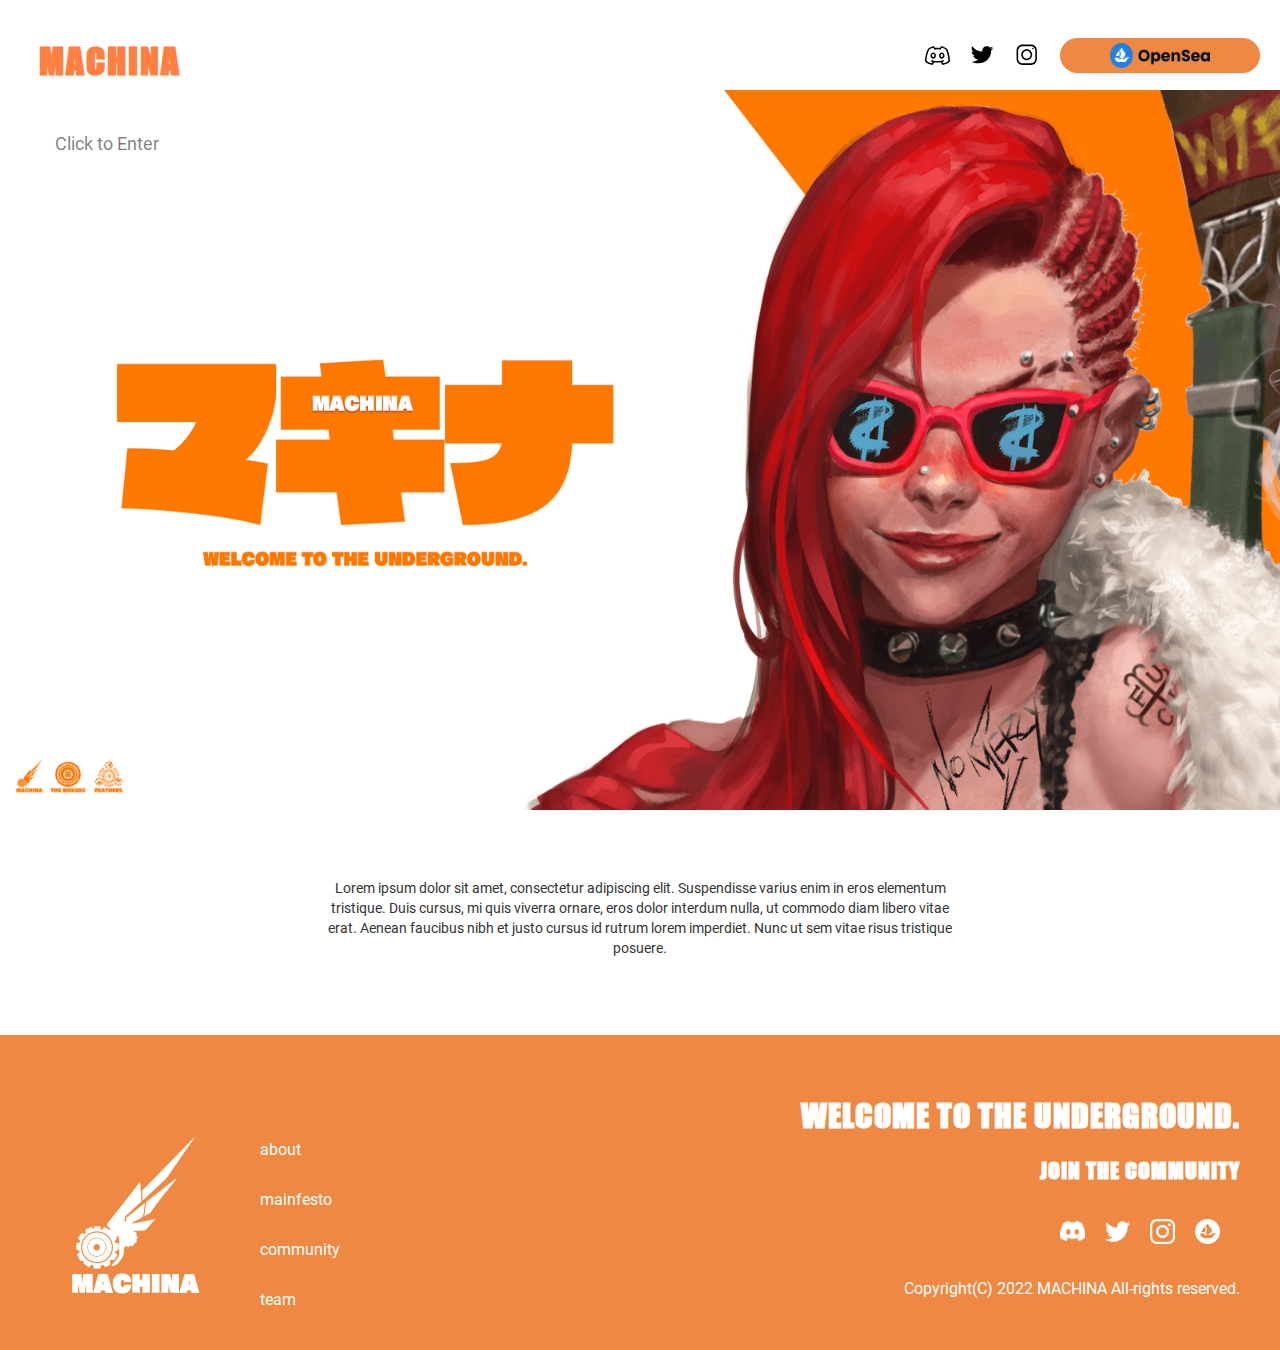
<file: index.html>
<!DOCTYPE html><!--  Last Published: Fri Jul 22 2022 20:54:11 GMT+0000 (Coordinated Universal Time)  -->
<html data-wf-page="62cc7c7fad8a388a5d44cbce" data-wf-site="62cc7c7fad8a382e8a44cbcd">
<head>
  <meta charset="utf-8">
  <title>MachinaNewUX</title>
  <meta content="width=device-width, initial-scale=1" name="viewport">
  <link href="css/normalize.css" rel="stylesheet" type="text/css">
  <link href="css/components.css" rel="stylesheet" type="text/css">
  <link href="css/machinanewux.css" rel="stylesheet" type="text/css">
  <!-- [if lt IE 9]><script src="https://cdnjs.cloudflare.com/ajax/libs/html5shiv/3.7.3/html5shiv.min.js" type="text/javascript"></script><![endif] -->
  <script type="text/javascript">
      ! function(o, c) {
        var n = c.documentElement,
          t = " w-mod-";
        n.className += t + "js", ("ontouchstart" in o || o.DocumentTouch && c instanceof DocumentTouch) && (n.className += t + "touch")
      }(window, document);
    </script>
  <link href="images/favicon.ico" rel="shortcut icon" type="image/x-icon">
  <link href="images/webclip.png" rel="apple-touch-icon">
</head>
<body class="body">
  <div class="navbarsection wf-section">
    <div data-animation="default" data-collapse="medium" data-duration="400" data-easing="ease" data-easing2="ease" role="banner" class="navbarobject w-nav">
      <div class="container w-container">
        <div class="divleftnavbar">
          <a href="#" class="brand w-nav-brand">
            <h1 class="headingnavbar">MACHINA</h1>
          </a>
        </div>
        <div class="divrightnavbar">
          <nav role="navigation" class="nav-menu w-nav-menu">
            <a href="#" class="link-block w-inline-block"><img src="images/icons8-discord-new-64.svg" loading="lazy" width="25" height="25" alt="" class="icon"></a>
            <a href="#" class="link-block w-inline-block"><img src="images/icons8-twitter-64.svg" loading="lazy" width="25" height="25" alt="" class="icon"></a>
            <a href="#" class="link-block w-inline-block"><img src="images/icons8-instagram-64.svg" loading="lazy" width="25" height="25" alt="" class="icon"></a>
            <a href="#" class="link-block-opensea w-inline-block"><img src="images/OpenSea-Full-Logo-dark.png" loading="lazy" width="100" height="25" sizes="(max-width: 991px) 100vw, 100px" srcset="images/OpenSea-Full-Logo-dark-p-500.png 500w, images/OpenSea-Full-Logo-dark-p-800.png 800w, images/OpenSea-Full-Logo-dark.png 1311w" alt="" class="image-os"></a>
          </nav>
          <div class="w-nav-button">
            <div class="w-icon-nav-menu"></div>
          </div>
        </div>
      </div>
    </div>
  </div>
  <div class="sectionvideo wf-section">
    <div class="backgroundvideo1"><img src="images/landing_page_Yeong.png" loading="lazy" sizes="(max-width: 3840px) 100vw, 3840px" srcset="images/landing_page_Yeong-p-500.png 500w, images/landing_page_Yeong-p-800.png 800w, images/landing_page_Yeong-p-1080.png 1080w, images/landing_page_Yeong-p-1600.png 1600w, images/landing_page_Yeong-p-2000.png 2000w, images/landing_page_Yeong-p-2600.png 2600w, images/landing_page_Yeong-p-3200.png 3200w, images/landing_page_Yeong.png 3840w" alt="" class="image"></div>
    <div class="buttonwrapper-left">
      <a href="machina.html" class="button w-button">Click to Enter</a>
    </div>
    <div data-poster-url="videos/landing_page_rat_1284_2778px-poster-00001.jpg" data-video-urls="videos/landing_page_rat_1284_2778px-transcode.mp4,videos/landing_page_rat_1284_2778px-transcode.webm" data-autoplay="true" data-loop="true" data-wf-ignore="true" class="background-video-vertical w-background-video w-background-video-atom"><video id="96c31cf4-ac90-7100-d008-4122dd4f9b5f-video" autoplay="" loop="" style="background-image:url(&quot;videos/landing_page_rat_1284_2778px-poster-00001.jpg&quot;)" muted="" playsinline="" data-wf-ignore="true" data-object-fit="cover">
        <source src="videos/landing_page_rat_1284_2778px-transcode.mp4" data-wf-ignore="true">
        <source src="videos/landing_page_rat_1284_2778px-transcode.webm" data-wf-ignore="true">
      </video></div>
    <div class="wrappervideo"></div>
  </div>
  <div class="sectiontext wf-section">
    <p class="paragraph">Lorem ipsum dolor sit amet, consectetur adipiscing elit. Suspendisse varius enim in eros elementum tristique. Duis cursus, mi quis viverra ornare, eros dolor interdum nulla, ut commodo diam libero vitae erat. Aenean faucibus nibh et justo cursus id rutrum lorem imperdiet. Nunc ut sem vitae risus tristique posuere.</p>
  </div>
  <div class="sectionfooter wf-section">
    <div class="footerleftwrapper"><img src="images/Captura-de-tela-de-2022-07-11-18-16-29.png" loading="lazy" alt="" class="footerlogo">
      <div class="footernavigationwrapper">
        <div class="footernavigationtext">about</div>
        <div class="footernavigationtext">mainfesto</div>
        <div class="footernavigationtext">community</div>
        <div class="footernavigationtext">team</div>
      </div>
    </div>
    <div class="footerrightwrapper">
      <h1 class="footerheading">Welcome to the underground.</h1>
      <h2 class="footersubheading">Join The Community</h2>
      <div class="footericonswrapper">
        <a href="#" class="link-block w-inline-block"><img src="images/Discord-Logo-White-1024x780.png" loading="lazy" width="25" height="20" sizes="(max-width: 767px) 25px, (max-width: 991px) 3vw, (max-width: 1279px) 25px, (max-width: 1439px) 2vw, (max-width: 1919px) 25px, 1vw" srcset="images/Discord-Logo-White-1024x780-p-500.png 500w, images/Discord-Logo-White-1024x780-p-800.png 800w, images/Discord-Logo-White-1024x780.png 1024w" alt="" class="icon"></a>
        <a href="#" class="link-block w-inline-block"><img src="images/twitter-xxl.png" loading="lazy" width="25" height="25" alt="" class="icon"></a>
        <a href="#" class="link-block w-inline-block"><img src="images/new-Instagram-logo-white-glyph-1200x1199.png" loading="lazy" width="25" height="25" sizes="(max-width: 767px) 25px, (max-width: 991px) 3vw, (max-width: 1279px) 25px, (max-width: 1439px) 2vw, (max-width: 1919px) 25px, 1vw" srcset="images/new-Instagram-logo-white-glyph-1200x1199-p-500.png 500w, images/new-Instagram-logo-white-glyph-1200x1199-p-800.png 800w, images/new-Instagram-logo-white-glyph-1200x1199-p-1080.png 1080w, images/new-Instagram-logo-white-glyph-1200x1199.png 1200w" alt="" class="icon"></a>
        <a href="#" class="link-block w-inline-block"><img src="images/Logomark-Transparent-White.png" loading="lazy" width="25" height="25" alt="" class="icon"></a>
      </div>
      <div class="footercopyrighttext">Copyright(C) 2022 MACHINA All-rights reserved.</div>
    </div>
  </div>
  <script src="https://d3e54v103j8qbb.cloudfront.net/js/jquery-3.5.1.min.dc5e7f18c8.js?site=62cc7c7fad8a382e8a44cbcd" type="text/javascript" integrity="sha256-9/aliU8dGd2tb6OSsuzixeV4y/faTqgFtohetphbbj0=" crossorigin="anonymous"></script>
  <script src="js/machinanewux.js" type="text/javascript"></script>
  <!-- [if lte IE 9]><script src="https://cdnjs.cloudflare.com/ajax/libs/placeholders/3.0.2/placeholders.min.js"></script><![endif] -->
</body>
</html>
</file>
<file: css/components.css>
@font-face {
  font-family: 'webflow-icons';
  src: url("[data-uri]") format('truetype');
  font-weight: normal;
  font-style: normal;
}
[class^="w-icon-"],
[class*=" w-icon-"] {
  /* use !important to prevent issues with browser extensions that change fonts */
  font-family: 'webflow-icons' !important;
  speak: none;
  font-style: normal;
  font-weight: normal;
  font-variant: normal;
  text-transform: none;
  line-height: 1;
  /* Better Font Rendering =========== */
  -webkit-font-smoothing: antialiased;
  -moz-osx-font-smoothing: grayscale;
}
.w-icon-slider-right:before {
  content: "\e600";
}
.w-icon-slider-left:before {
  content: "\e601";
}
.w-icon-nav-menu:before {
  content: "\e602";
}
.w-icon-arrow-down:before,
.w-icon-dropdown-toggle:before {
  content: "\e603";
}
.w-icon-file-upload-remove:before {
  content: "\e900";
}
.w-icon-file-upload-icon:before {
  content: "\e903";
}
* {
  -webkit-box-sizing: border-box;
  -moz-box-sizing: border-box;
  box-sizing: border-box;
}
html {
  height: 100%;
}
body {
  margin: 0;
  min-height: 100%;
  background-color: #fff;
  font-family: Arial, sans-serif;
  font-size: 14px;
  line-height: 20px;
  color: #333;
}
img {
  max-width: 100%;
  vertical-align: middle;
  display: inline-block;
}
html.w-mod-touch * {
  background-attachment: scroll !important;
}
.w-block {
  display: block;
}
.w-inline-block {
  max-width: 100%;
  display: inline-block;
}
.w-clearfix:before,
.w-clearfix:after {
  content: " ";
  display: table;
  grid-column-start: 1;
  grid-row-start: 1;
  grid-column-end: 2;
  grid-row-end: 2;
}
.w-clearfix:after {
  clear: both;
}
.w-hidden {
  display: none;
}
.w-button {
  display: inline-block;
  padding: 9px 15px;
  background-color: #3898EC;
  color: white;
  border: 0;
  line-height: inherit;
  text-decoration: none;
  cursor: pointer;
  border-radius: 0;
}
input.w-button {
  -webkit-appearance: button;
}
html[data-w-dynpage] [data-w-cloak] {
  color: transparent !important;
}
.w-webflow-badge,
.w-webflow-badge * {
  position: static;
  left: auto;
  top: auto;
  right: auto;
  bottom: auto;
  z-index: auto;
  display: block;
  visibility: visible;
  overflow: visible;
  overflow-x: visible;
  overflow-y: visible;
  box-sizing: border-box;
  width: auto;
  height: auto;
  max-height: none;
  max-width: none;
  min-height: 0;
  min-width: 0;
  margin: 0;
  padding: 0;
  float: none;
  clear: none;
  border: 0 none transparent;
  border-radius: 0;
  background: none;
  background-image: none;
  background-position: 0% 0%;
  background-size: auto auto;
  background-repeat: repeat;
  background-origin: padding-box;
  background-clip: border-box;
  background-attachment: scroll;
  background-color: transparent;
  box-shadow: none;
  opacity: 1;
  transform: none;
  transition: none;
  direction: ltr;
  font-family: inherit;
  font-weight: inherit;
  color: inherit;
  font-size: inherit;
  line-height: inherit;
  font-style: inherit;
  font-variant: inherit;
  text-align: inherit;
  letter-spacing: inherit;
  text-decoration: inherit;
  text-indent: 0;
  text-transform: inherit;
  list-style-type: disc;
  text-shadow: none;
  font-smoothing: auto;
  vertical-align: baseline;
  cursor: inherit;
  white-space: inherit;
  word-break: normal;
  word-spacing: normal;
  word-wrap: normal;
}
.w-webflow-badge {
  position: fixed !important;
  display: inline-block !important;
  visibility: visible !important;
  z-index: 2147483647 !important;
  top: auto !important;
  right: 12px !important;
  bottom: 12px !important;
  left: auto !important;
  color: #AAADB0 !important;
  background-color: #fff !important;
  border-radius: 3px !important;
  padding: 6px 8px 6px 6px !important;
  font-size: 12px !important;
  opacity: 1 !important;
  line-height: 14px !important;
  text-decoration: none !important;
  transform: none !important;
  margin: 0 !important;
  width: auto !important;
  height: auto !important;
  overflow: visible !important;
  white-space: nowrap;
  box-shadow: 0 0 0 1px rgba(0, 0, 0, 0.1), 0px 1px 3px rgba(0, 0, 0, 0.1);
  cursor: pointer;
}
.w-webflow-badge > img {
  display: inline-block !important;
  visibility: visible !important;
  opacity: 1 !important;
  vertical-align: middle !important;
}
h1,
h2,
h3,
h4,
h5,
h6 {
  font-weight: bold;
  margin-bottom: 10px;
}
h1 {
  font-size: 38px;
  line-height: 44px;
  margin-top: 20px;
}
h2 {
  font-size: 32px;
  line-height: 36px;
  margin-top: 20px;
}
h3 {
  font-size: 24px;
  line-height: 30px;
  margin-top: 20px;
}
h4 {
  font-size: 18px;
  line-height: 24px;
  margin-top: 10px;
}
h5 {
  font-size: 14px;
  line-height: 20px;
  margin-top: 10px;
}
h6 {
  font-size: 12px;
  line-height: 18px;
  margin-top: 10px;
}
p {
  margin-top: 0;
  margin-bottom: 10px;
}
blockquote {
  margin: 0 0 10px 0;
  padding: 10px 20px;
  border-left: 5px solid #E2E2E2;
  font-size: 18px;
  line-height: 22px;
}
figure {
  margin: 0;
  margin-bottom: 10px;
}
figcaption {
  margin-top: 5px;
  text-align: center;
}
ul,
ol {
  margin-top: 0px;
  margin-bottom: 10px;
  padding-left: 40px;
}
.w-list-unstyled {
  padding-left: 0;
  list-style: none;
}
.w-embed:before,
.w-embed:after {
  content: " ";
  display: table;
  grid-column-start: 1;
  grid-row-start: 1;
  grid-column-end: 2;
  grid-row-end: 2;
}
.w-embed:after {
  clear: both;
}
.w-video {
  width: 100%;
  position: relative;
  padding: 0;
}
.w-video iframe,
.w-video object,
.w-video embed {
  position: absolute;
  top: 0;
  left: 0;
  width: 100%;
  height: 100%;
  border: none;
}
fieldset {
  padding: 0;
  margin: 0;
  border: 0;
}
button,
[type='button'],
[type='reset'] {
  border: 0;
  cursor: pointer;
  -webkit-appearance: button;
}
.w-form {
  margin: 0 0 15px;
}
.w-form-done {
  display: none;
  padding: 20px;
  text-align: center;
  background-color: #dddddd;
}
.w-form-fail {
  display: none;
  margin-top: 10px;
  padding: 10px;
  background-color: #ffdede;
}
label {
  display: block;
  margin-bottom: 5px;
  font-weight: bold;
}
.w-input,
.w-select {
  display: block;
  width: 100%;
  height: 38px;
  padding: 8px 12px;
  margin-bottom: 10px;
  font-size: 14px;
  line-height: 1.42857143;
  color: #333333;
  vertical-align: middle;
  background-color: #ffffff;
  border: 1px solid #cccccc;
}
.w-input:-moz-placeholder,
.w-select:-moz-placeholder {
  color: #999;
}
.w-input::-moz-placeholder,
.w-select::-moz-placeholder {
  color: #999;
  opacity: 1;
}
.w-input:-ms-input-placeholder,
.w-select:-ms-input-placeholder {
  color: #999;
}
.w-input::-webkit-input-placeholder,
.w-select::-webkit-input-placeholder {
  color: #999;
}
.w-input:focus,
.w-select:focus {
  border-color: #3898EC;
  outline: 0;
}
.w-input[disabled],
.w-select[disabled],
.w-input[readonly],
.w-select[readonly],
fieldset[disabled] .w-input,
fieldset[disabled] .w-select {
  cursor: not-allowed;
}
.w-input[disabled]:not(.w-input-disabled),
.w-select[disabled]:not(.w-input-disabled),
.w-input[readonly],
.w-select[readonly],
fieldset[disabled]:not(.w-input-disabled) .w-input,
fieldset[disabled]:not(.w-input-disabled) .w-select {
  background-color: #eeeeee;
}
textarea.w-input,
textarea.w-select {
  height: auto;
}
.w-select {
  background-color: #f3f3f3;
}
.w-select[multiple] {
  height: auto;
}
.w-form-label {
  display: inline-block;
  cursor: pointer;
  font-weight: normal;
  margin-bottom: 0px;
}
.w-radio {
  display: block;
  margin-bottom: 5px;
  padding-left: 20px;
}
.w-radio:before,
.w-radio:after {
  content: " ";
  display: table;
  grid-column-start: 1;
  grid-row-start: 1;
  grid-column-end: 2;
  grid-row-end: 2;
}
.w-radio:after {
  clear: both;
}
.w-radio-input {
  margin: 4px 0 0;
  margin-top: 1px \9;
  line-height: normal;
  float: left;
  margin-left: -20px;
}
.w-radio-input {
  margin-top: 3px;
}
.w-file-upload {
  display: block;
  margin-bottom: 10px;
}
.w-file-upload-input {
  width: 0.1px;
  height: 0.1px;
  opacity: 0;
  overflow: hidden;
  position: absolute;
  z-index: -100;
}
.w-file-upload-default,
.w-file-upload-uploading,
.w-file-upload-success {
  display: inline-block;
  color: #333333;
}
.w-file-upload-error {
  display: block;
  margin-top: 10px;
}
.w-file-upload-default.w-hidden,
.w-file-upload-uploading.w-hidden,
.w-file-upload-error.w-hidden,
.w-file-upload-success.w-hidden {
  display: none;
}
.w-file-upload-uploading-btn {
  display: flex;
  font-size: 14px;
  font-weight: normal;
  cursor: pointer;
  margin: 0;
  padding: 8px 12px;
  border: 1px solid #cccccc;
  background-color: #fafafa;
}
.w-file-upload-file {
  display: flex;
  flex-grow: 1;
  justify-content: space-between;
  margin: 0;
  padding: 8px 9px 8px 11px;
  border: 1px solid #cccccc;
  background-color: #fafafa;
}
.w-file-upload-file-name {
  font-size: 14px;
  font-weight: normal;
  display: block;
}
.w-file-remove-link {
  margin-top: 3px;
  margin-left: 10px;
  width: auto;
  height: auto;
  padding: 3px;
  display: block;
  cursor: pointer;
}
.w-icon-file-upload-remove {
  margin: auto;
  font-size: 10px;
}
.w-file-upload-error-msg {
  display: inline-block;
  color: #ea384c;
  padding: 2px 0;
}
.w-file-upload-info {
  display: inline-block;
  line-height: 38px;
  padding: 0 12px;
}
.w-file-upload-label {
  display: inline-block;
  font-size: 14px;
  font-weight: normal;
  cursor: pointer;
  margin: 0;
  padding: 8px 12px;
  border: 1px solid #cccccc;
  background-color: #fafafa;
}
.w-icon-file-upload-icon,
.w-icon-file-upload-uploading {
  display: inline-block;
  margin-right: 8px;
  width: 20px;
}
.w-icon-file-upload-uploading {
  height: 20px;
}
.w-container {
  margin-left: auto;
  margin-right: auto;
  max-width: 940px;
}
.w-container:before,
.w-container:after {
  content: " ";
  display: table;
  grid-column-start: 1;
  grid-row-start: 1;
  grid-column-end: 2;
  grid-row-end: 2;
}
.w-container:after {
  clear: both;
}
.w-container .w-row {
  margin-left: -10px;
  margin-right: -10px;
}
.w-row:before,
.w-row:after {
  content: " ";
  display: table;
  grid-column-start: 1;
  grid-row-start: 1;
  grid-column-end: 2;
  grid-row-end: 2;
}
.w-row:after {
  clear: both;
}
.w-row .w-row {
  margin-left: 0;
  margin-right: 0;
}
.w-col {
  position: relative;
  float: left;
  width: 100%;
  min-height: 1px;
  padding-left: 10px;
  padding-right: 10px;
}
.w-col .w-col {
  padding-left: 0;
  padding-right: 0;
}
.w-col-1 {
  width: 8.33333333%;
}
.w-col-2 {
  width: 16.66666667%;
}
.w-col-3 {
  width: 25%;
}
.w-col-4 {
  width: 33.33333333%;
}
.w-col-5 {
  width: 41.66666667%;
}
.w-col-6 {
  width: 50%;
}
.w-col-7 {
  width: 58.33333333%;
}
.w-col-8 {
  width: 66.66666667%;
}
.w-col-9 {
  width: 75%;
}
.w-col-10 {
  width: 83.33333333%;
}
.w-col-11 {
  width: 91.66666667%;
}
.w-col-12 {
  width: 100%;
}
.w-hidden-main {
  display: none !important;
}
@media screen and (max-width: 991px) {
  .w-container {
    max-width: 728px;
  }
  .w-hidden-main {
    display: inherit !important;
  }
  .w-hidden-medium {
    display: none !important;
  }
  .w-col-medium-1 {
    width: 8.33333333%;
  }
  .w-col-medium-2 {
    width: 16.66666667%;
  }
  .w-col-medium-3 {
    width: 25%;
  }
  .w-col-medium-4 {
    width: 33.33333333%;
  }
  .w-col-medium-5 {
    width: 41.66666667%;
  }
  .w-col-medium-6 {
    width: 50%;
  }
  .w-col-medium-7 {
    width: 58.33333333%;
  }
  .w-col-medium-8 {
    width: 66.66666667%;
  }
  .w-col-medium-9 {
    width: 75%;
  }
  .w-col-medium-10 {
    width: 83.33333333%;
  }
  .w-col-medium-11 {
    width: 91.66666667%;
  }
  .w-col-medium-12 {
    width: 100%;
  }
  .w-col-stack {
    width: 100%;
    left: auto;
    right: auto;
  }
}
@media screen and (max-width: 767px) {
  .w-hidden-main {
    display: inherit !important;
  }
  .w-hidden-medium {
    display: inherit !important;
  }
  .w-hidden-small {
    display: none !important;
  }
  .w-row,
  .w-container .w-row {
    margin-left: 0;
    margin-right: 0;
  }
  .w-col {
    width: 100%;
    left: auto;
    right: auto;
  }
  .w-col-small-1 {
    width: 8.33333333%;
  }
  .w-col-small-2 {
    width: 16.66666667%;
  }
  .w-col-small-3 {
    width: 25%;
  }
  .w-col-small-4 {
    width: 33.33333333%;
  }
  .w-col-small-5 {
    width: 41.66666667%;
  }
  .w-col-small-6 {
    width: 50%;
  }
  .w-col-small-7 {
    width: 58.33333333%;
  }
  .w-col-small-8 {
    width: 66.66666667%;
  }
  .w-col-small-9 {
    width: 75%;
  }
  .w-col-small-10 {
    width: 83.33333333%;
  }
  .w-col-small-11 {
    width: 91.66666667%;
  }
  .w-col-small-12 {
    width: 100%;
  }
}
@media screen and (max-width: 479px) {
  .w-container {
    max-width: none;
  }
  .w-hidden-main {
    display: inherit !important;
  }
  .w-hidden-medium {
    display: inherit !important;
  }
  .w-hidden-small {
    display: inherit !important;
  }
  .w-hidden-tiny {
    display: none !important;
  }
  .w-col {
    width: 100%;
  }
  .w-col-tiny-1 {
    width: 8.33333333%;
  }
  .w-col-tiny-2 {
    width: 16.66666667%;
  }
  .w-col-tiny-3 {
    width: 25%;
  }
  .w-col-tiny-4 {
    width: 33.33333333%;
  }
  .w-col-tiny-5 {
    width: 41.66666667%;
  }
  .w-col-tiny-6 {
    width: 50%;
  }
  .w-col-tiny-7 {
    width: 58.33333333%;
  }
  .w-col-tiny-8 {
    width: 66.66666667%;
  }
  .w-col-tiny-9 {
    width: 75%;
  }
  .w-col-tiny-10 {
    width: 83.33333333%;
  }
  .w-col-tiny-11 {
    width: 91.66666667%;
  }
  .w-col-tiny-12 {
    width: 100%;
  }
}
.w-widget {
  position: relative;
}
.w-widget-map {
  width: 100%;
  height: 400px;
}
.w-widget-map label {
  width: auto;
  display: inline;
}
.w-widget-map img {
  max-width: inherit;
}
.w-widget-map .gm-style-iw {
  text-align: center;
}
.w-widget-map .gm-style-iw > button {
  display: none !important;
}
.w-widget-twitter {
  overflow: hidden;
}
.w-widget-twitter-count-shim {
  display: inline-block;
  vertical-align: top;
  position: relative;
  width: 28px;
  height: 20px;
  text-align: center;
  background: white;
  border: #758696 solid 1px;
  border-radius: 3px;
}
.w-widget-twitter-count-shim * {
  pointer-events: none;
  -webkit-user-select: none;
  -moz-user-select: none;
  -ms-user-select: none;
  user-select: none;
}
.w-widget-twitter-count-shim .w-widget-twitter-count-inner {
  position: relative;
  font-size: 15px;
  line-height: 12px;
  text-align: center;
  color: #999;
  font-family: serif;
}
.w-widget-twitter-count-shim .w-widget-twitter-count-clear {
  position: relative;
  display: block;
}
.w-widget-twitter-count-shim.w--large {
  width: 36px;
  height: 28px;
}
.w-widget-twitter-count-shim.w--large .w-widget-twitter-count-inner {
  font-size: 18px;
  line-height: 18px;
}
.w-widget-twitter-count-shim:not(.w--vertical) {
  margin-left: 5px;
  margin-right: 8px;
}
.w-widget-twitter-count-shim:not(.w--vertical).w--large {
  margin-left: 6px;
}
.w-widget-twitter-count-shim:not(.w--vertical):before,
.w-widget-twitter-count-shim:not(.w--vertical):after {
  top: 50%;
  left: 0;
  border: solid transparent;
  content: ' ';
  height: 0;
  width: 0;
  position: absolute;
  pointer-events: none;
}
.w-widget-twitter-count-shim:not(.w--vertical):before {
  border-color: rgba(117, 134, 150, 0);
  border-right-color: #5d6c7b;
  border-width: 4px;
  margin-left: -9px;
  margin-top: -4px;
}
.w-widget-twitter-count-shim:not(.w--vertical).w--large:before {
  border-width: 5px;
  margin-left: -10px;
  margin-top: -5px;
}
.w-widget-twitter-count-shim:not(.w--vertical):after {
  border-color: rgba(255, 255, 255, 0);
  border-right-color: white;
  border-width: 4px;
  margin-left: -8px;
  margin-top: -4px;
}
.w-widget-twitter-count-shim:not(.w--vertical).w--large:after {
  border-width: 5px;
  margin-left: -9px;
  margin-top: -5px;
}
.w-widget-twitter-count-shim.w--vertical {
  width: 61px;
  height: 33px;
  margin-bottom: 8px;
}
.w-widget-twitter-count-shim.w--vertical:before,
.w-widget-twitter-count-shim.w--vertical:after {
  top: 100%;
  left: 50%;
  border: solid transparent;
  content: ' ';
  height: 0;
  width: 0;
  position: absolute;
  pointer-events: none;
}
.w-widget-twitter-count-shim.w--vertical:before {
  border-color: rgba(117, 134, 150, 0);
  border-top-color: #5d6c7b;
  border-width: 5px;
  margin-left: -5px;
}
.w-widget-twitter-count-shim.w--vertical:after {
  border-color: rgba(255, 255, 255, 0);
  border-top-color: white;
  border-width: 4px;
  margin-left: -4px;
}
.w-widget-twitter-count-shim.w--vertical .w-widget-twitter-count-inner {
  font-size: 18px;
  line-height: 22px;
}
.w-widget-twitter-count-shim.w--vertical.w--large {
  width: 76px;
}
.w-background-video {
  position: relative;
  overflow: hidden;
  height: 500px;
  color: white;
}
.w-background-video > video {
  background-size: cover;
  background-position: 50% 50%;
  position: absolute;
  margin: auto;
  width: 100%;
  height: 100%;
  right: -100%;
  bottom: -100%;
  top: -100%;
  left: -100%;
  object-fit: cover;
  z-index: -100;
}
.w-background-video > video::-webkit-media-controls-start-playback-button {
  display: none !important;
  -webkit-appearance: none;
}
.w-background-video--control {
  position: absolute;
  bottom: 1em;
  right: 1em;
  background-color: transparent;
  padding: 0;
}
.w-background-video--control > [hidden] {
  display: none !important;
}
.w-slider {
  position: relative;
  height: 300px;
  text-align: center;
  background: #dddddd;
  clear: both;
  -webkit-tap-highlight-color: rgba(0, 0, 0, 0);
  tap-highlight-color: rgba(0, 0, 0, 0);
}
.w-slider-mask {
  position: relative;
  display: block;
  overflow: hidden;
  z-index: 1;
  left: 0;
  right: 0;
  height: 100%;
  white-space: nowrap;
}
.w-slide {
  position: relative;
  display: inline-block;
  vertical-align: top;
  width: 100%;
  height: 100%;
  white-space: normal;
  text-align: left;
}
.w-slider-nav {
  position: absolute;
  z-index: 2;
  top: auto;
  right: 0;
  bottom: 0;
  left: 0;
  margin: auto;
  padding-top: 10px;
  height: 40px;
  text-align: center;
  -webkit-tap-highlight-color: rgba(0, 0, 0, 0);
  tap-highlight-color: rgba(0, 0, 0, 0);
}
.w-slider-nav.w-round > div {
  border-radius: 100%;
}
.w-slider-nav.w-num > div {
  width: auto;
  height: auto;
  padding: 0.2em 0.5em;
  font-size: inherit;
  line-height: inherit;
}
.w-slider-nav.w-shadow > div {
  box-shadow: 0 0 3px rgba(51, 51, 51, 0.4);
}
.w-slider-nav-invert {
  color: #fff;
}
.w-slider-nav-invert > div {
  background-color: rgba(34, 34, 34, 0.4);
}
.w-slider-nav-invert > div.w-active {
  background-color: #222;
}
.w-slider-dot {
  position: relative;
  display: inline-block;
  width: 1em;
  height: 1em;
  background-color: rgba(255, 255, 255, 0.4);
  cursor: pointer;
  margin: 0 3px 0.5em;
  transition: background-color 100ms, color 100ms;
}
.w-slider-dot.w-active {
  background-color: #fff;
}
.w-slider-dot:focus {
  outline: none;
  box-shadow: 0px 0px 0px 2px #fff;
}
.w-slider-dot:focus.w-active {
  box-shadow: none;
}
.w-slider-arrow-left,
.w-slider-arrow-right {
  position: absolute;
  width: 80px;
  top: 0;
  right: 0;
  bottom: 0;
  left: 0;
  margin: auto;
  cursor: pointer;
  overflow: hidden;
  color: white;
  font-size: 40px;
  -webkit-tap-highlight-color: rgba(0, 0, 0, 0);
  tap-highlight-color: rgba(0, 0, 0, 0);
  -webkit-user-select: none;
  -moz-user-select: none;
  -ms-user-select: none;
  user-select: none;
}
.w-slider-arrow-left [class^='w-icon-'],
.w-slider-arrow-right [class^='w-icon-'],
.w-slider-arrow-left [class*=' w-icon-'],
.w-slider-arrow-right [class*=' w-icon-'] {
  position: absolute;
}
.w-slider-arrow-left:focus,
.w-slider-arrow-right:focus {
  outline: 0;
}
.w-slider-arrow-left {
  z-index: 3;
  right: auto;
}
.w-slider-arrow-right {
  z-index: 4;
  left: auto;
}
.w-icon-slider-left,
.w-icon-slider-right {
  top: 0;
  right: 0;
  bottom: 0;
  left: 0;
  margin: auto;
  width: 1em;
  height: 1em;
}
.w-slider-aria-label {
  border: 0;
  clip: rect(0 0 0 0);
  height: 1px;
  margin: -1px;
  overflow: hidden;
  padding: 0;
  position: absolute;
  width: 1px;
}
.w-slider-force-show {
  display: block !important;
}
.w-dropdown {
  display: inline-block;
  position: relative;
  text-align: left;
  margin-left: auto;
  margin-right: auto;
  z-index: 900;
}
.w-dropdown-btn,
.w-dropdown-toggle,
.w-dropdown-link {
  position: relative;
  vertical-align: top;
  text-decoration: none;
  color: #222222;
  padding: 20px;
  text-align: left;
  margin-left: auto;
  margin-right: auto;
  white-space: nowrap;
}
.w-dropdown-toggle {
  -webkit-user-select: none;
  -moz-user-select: none;
  -ms-user-select: none;
  user-select: none;
  display: inline-block;
  cursor: pointer;
  padding-right: 40px;
}
.w-dropdown-toggle:focus {
  outline: 0;
}
.w-icon-dropdown-toggle {
  position: absolute;
  top: 0;
  right: 0;
  bottom: 0;
  margin: auto;
  margin-right: 20px;
  width: 1em;
  height: 1em;
}
.w-dropdown-list {
  position: absolute;
  background: #dddddd;
  display: none;
  min-width: 100%;
}
.w-dropdown-list.w--open {
  display: block;
}
.w-dropdown-link {
  padding: 10px 20px;
  display: block;
  color: #222222;
}
.w-dropdown-link.w--current {
  color: #0082f3;
}
.w-dropdown-link:focus {
  outline: 0;
}
@media screen and (max-width: 767px) {
  .w-nav-brand {
    padding-left: 10px;
  }
}
/**
 * ## Note
 * Safari (on both iOS and OS X) does not handle viewport units (vh, vw) well.
 * For example percentage units do not work on descendants of elements that
 * have any dimensions expressed in viewport units. It also doesn’t handle them at
 * all in `calc()`.
 */
/**
 * Wrapper around all lightbox elements
 *
 * 1. Since the lightbox can receive focus, IE also gives it an outline.
 * 2. Fixes flickering on Chrome when a transition is in progress
 *    underneath the lightbox.
 */
.w-lightbox-backdrop {
  color: #000;
  cursor: auto;
  font-family: serif;
  font-size: medium;
  font-style: normal;
  font-variant: normal;
  font-weight: normal;
  letter-spacing: normal;
  line-height: normal;
  list-style: disc;
  text-align: start;
  text-indent: 0;
  text-shadow: none;
  text-transform: none;
  visibility: visible;
  white-space: normal;
  word-break: normal;
  word-spacing: normal;
  word-wrap: normal;
  position: fixed;
  top: 0;
  right: 0;
  bottom: 0;
  left: 0;
  color: #fff;
  font-family: "Helvetica Neue", Helvetica, Ubuntu, "Segoe UI", Verdana, sans-serif;
  font-size: 17px;
  line-height: 1.2;
  font-weight: 300;
  text-align: center;
  background: rgba(0, 0, 0, 0.9);
  z-index: 2000;
  outline: 0;
  /* 1 */
  opacity: 0;
  -webkit-user-select: none;
  -moz-user-select: none;
  -ms-user-select: none;
  -webkit-tap-highlight-color: transparent;
  -webkit-transform: translate(0, 0);
  /* 2 */
}
/**
 * Neat trick to bind the rubberband effect to our canvas instead of the whole
 * document on iOS. It also prevents a bug that causes the document underneath to scroll.
 */
.w-lightbox-backdrop,
.w-lightbox-container {
  height: 100%;
  overflow: auto;
  -webkit-overflow-scrolling: touch;
}
.w-lightbox-content {
  position: relative;
  height: 100vh;
  overflow: hidden;
}
.w-lightbox-view {
  position: absolute;
  width: 100vw;
  height: 100vh;
  opacity: 0;
}
.w-lightbox-view:before {
  content: "";
  height: 100vh;
}
/* .w-lightbox-content */
.w-lightbox-group,
.w-lightbox-group .w-lightbox-view,
.w-lightbox-group .w-lightbox-view:before {
  height: 86vh;
}
.w-lightbox-frame,
.w-lightbox-view:before {
  display: inline-block;
  vertical-align: middle;
}
/*
 * 1. Remove default margin set by user-agent on the <figure> element.
 */
.w-lightbox-figure {
  position: relative;
  margin: 0;
  /* 1 */
}
.w-lightbox-group .w-lightbox-figure {
  cursor: pointer;
}
/**
 * IE adds image dimensions as width and height attributes on the IMG tag,
 * but we need both width and height to be set to auto to enable scaling.
 */
.w-lightbox-img {
  width: auto;
  height: auto;
  max-width: none;
}
/**
 * 1. Reset if style is set by user on "All Images"
 */
.w-lightbox-image {
  display: block;
  float: none;
  /* 1 */
  max-width: 100vw;
  max-height: 100vh;
}
.w-lightbox-group .w-lightbox-image {
  max-height: 86vh;
}
.w-lightbox-caption {
  position: absolute;
  right: 0;
  bottom: 0;
  left: 0;
  padding: 0.5em 1em;
  background: rgba(0, 0, 0, 0.4);
  text-align: left;
  text-overflow: ellipsis;
  white-space: nowrap;
  overflow: hidden;
}
.w-lightbox-embed {
  position: absolute;
  top: 0;
  right: 0;
  bottom: 0;
  left: 0;
  width: 100%;
  height: 100%;
}
.w-lightbox-control {
  position: absolute;
  top: 0;
  width: 4em;
  background-size: 24px;
  background-repeat: no-repeat;
  background-position: center;
  cursor: pointer;
  -webkit-transition: all 0.3s;
  transition: all 0.3s;
}
.w-lightbox-left {
  display: none;
  bottom: 0;
  left: 0;
  /* <svg xmlns="http://www.w3.org/2000/svg" viewBox="-20 0 24 40" width="24" height="40"><g transform="rotate(45)"><path d="m0 0h5v23h23v5h-28z" opacity=".4"/><path d="m1 1h3v23h23v3h-26z" fill="#fff"/></g></svg> */
  background-image: url("[data-uri]");
}
.w-lightbox-right {
  display: none;
  right: 0;
  bottom: 0;
  /* <svg xmlns="http://www.w3.org/2000/svg" viewBox="-4 0 24 40" width="24" height="40"><g transform="rotate(45)"><path d="m0-0h28v28h-5v-23h-23z" opacity=".4"/><path d="m1 1h26v26h-3v-23h-23z" fill="#fff"/></g></svg> */
  background-image: url("[data-uri]");
}
/*
 * Without specifying the with and height inside the SVG, all versions of IE render the icon too small.
 * The bug does not seem to manifest itself if the elements are tall enough such as the above arrows.
 * (http://stackoverflow.com/questions/16092114/background-size-differs-in-internet-explorer)
 */
.w-lightbox-close {
  right: 0;
  height: 2.6em;
  /* <svg xmlns="http://www.w3.org/2000/svg" viewBox="-4 0 18 17" width="18" height="17"><g transform="rotate(45)"><path d="m0 0h7v-7h5v7h7v5h-7v7h-5v-7h-7z" opacity=".4"/><path d="m1 1h7v-7h3v7h7v3h-7v7h-3v-7h-7z" fill="#fff"/></g></svg> */
  background-image: url("[data-uri]");
  background-size: 18px;
}
/**
 * 1. All IE versions add extra space at the bottom without this.
 */
.w-lightbox-strip {
  position: absolute;
  bottom: 0;
  left: 0;
  right: 0;
  padding: 0 1vh;
  line-height: 0;
  /* 1 */
  white-space: nowrap;
  overflow-x: auto;
  overflow-y: hidden;
}
/*
 * 1. We use content-box to avoid having to do `width: calc(10vh + 2vw)`
 *    which doesn’t work in Safari anyway.
 * 2. Chrome renders images pixelated when switching to GPU. Making sure
 *    the parent is also rendered on the GPU (by setting translate3d for
 *    example) fixes this behavior.
 */
.w-lightbox-item {
  display: inline-block;
  width: 10vh;
  padding: 2vh 1vh;
  box-sizing: content-box;
  /* 1 */
  cursor: pointer;
  -webkit-transform: translate3d(0, 0, 0);
  /* 2 */
}
.w-lightbox-active {
  opacity: 0.3;
}
.w-lightbox-thumbnail {
  position: relative;
  height: 10vh;
  background: #222;
  overflow: hidden;
}
.w-lightbox-thumbnail-image {
  position: absolute;
  top: 0;
  left: 0;
}
.w-lightbox-thumbnail .w-lightbox-tall {
  top: 50%;
  width: 100%;
  -webkit-transform: translate(0, -50%);
  -ms-transform: translate(0, -50%);
  transform: translate(0, -50%);
}
.w-lightbox-thumbnail .w-lightbox-wide {
  left: 50%;
  height: 100%;
  -webkit-transform: translate(-50%, 0);
  -ms-transform: translate(-50%, 0);
  transform: translate(-50%, 0);
}
/*
 * Spinner
 *
 * Absolute pixel values are used to avoid rounding errors that would cause
 * the white spinning element to be misaligned with the track.
 */
.w-lightbox-spinner {
  position: absolute;
  top: 50%;
  left: 50%;
  box-sizing: border-box;
  width: 40px;
  height: 40px;
  margin-top: -20px;
  margin-left: -20px;
  border: 5px solid rgba(0, 0, 0, 0.4);
  border-radius: 50%;
  -webkit-animation: spin 0.8s infinite linear;
  animation: spin 0.8s infinite linear;
}
.w-lightbox-spinner:after {
  content: "";
  position: absolute;
  top: -4px;
  right: -4px;
  bottom: -4px;
  left: -4px;
  border: 3px solid transparent;
  border-bottom-color: #fff;
  border-radius: 50%;
}
/*
 * Utility classes
 */
.w-lightbox-hide {
  display: none;
}
.w-lightbox-noscroll {
  overflow: hidden;
}
@media (min-width: 768px) {
  .w-lightbox-content {
    height: 96vh;
    margin-top: 2vh;
  }
  .w-lightbox-view,
  .w-lightbox-view:before {
    height: 96vh;
  }
  /* .w-lightbox-content */
  .w-lightbox-group,
  .w-lightbox-group .w-lightbox-view,
  .w-lightbox-group .w-lightbox-view:before {
    height: 84vh;
  }
  .w-lightbox-image {
    max-width: 96vw;
    max-height: 96vh;
  }
  .w-lightbox-group .w-lightbox-image {
    max-width: 82.3vw;
    max-height: 84vh;
  }
  .w-lightbox-left,
  .w-lightbox-right {
    display: block;
    opacity: 0.5;
  }
  .w-lightbox-close {
    opacity: 0.8;
  }
  .w-lightbox-control:hover {
    opacity: 1;
  }
}
.w-lightbox-inactive,
.w-lightbox-inactive:hover {
  opacity: 0;
}
.w-richtext:before,
.w-richtext:after {
  content: " ";
  display: table;
  grid-column-start: 1;
  grid-row-start: 1;
  grid-column-end: 2;
  grid-row-end: 2;
}
.w-richtext:after {
  clear: both;
}
.w-richtext[contenteditable="true"]:before,
.w-richtext[contenteditable="true"]:after {
  white-space: initial;
}
.w-richtext ol,
.w-richtext ul {
  overflow: hidden;
}
.w-richtext .w-richtext-figure-selected.w-richtext-figure-type-video div:after,
.w-richtext .w-richtext-figure-selected[data-rt-type="video"] div:after {
  outline: 2px solid #2895f7;
}
.w-richtext .w-richtext-figure-selected.w-richtext-figure-type-image div,
.w-richtext .w-richtext-figure-selected[data-rt-type="image"] div {
  outline: 2px solid #2895f7;
}
.w-richtext figure.w-richtext-figure-type-video > div:after,
.w-richtext figure[data-rt-type="video"] > div:after {
  content: '';
  position: absolute;
  display: none;
  left: 0;
  top: 0;
  right: 0;
  bottom: 0;
}
.w-richtext figure {
  position: relative;
  max-width: 60%;
}
.w-richtext figure > div:before {
  cursor: default!important;
}
.w-richtext figure img {
  width: 100%;
}
.w-richtext figure figcaption.w-richtext-figcaption-placeholder {
  opacity: 0.6;
}
.w-richtext figure div {
  /* fix incorrectly sized selection border in the data manager */
  font-size: 0px;
  color: transparent;
}
.w-richtext figure.w-richtext-figure-type-image,
.w-richtext figure[data-rt-type="image"] {
  display: table;
}
.w-richtext figure.w-richtext-figure-type-image > div,
.w-richtext figure[data-rt-type="image"] > div {
  display: inline-block;
}
.w-richtext figure.w-richtext-figure-type-image > figcaption,
.w-richtext figure[data-rt-type="image"] > figcaption {
  display: table-caption;
  caption-side: bottom;
}
.w-richtext figure.w-richtext-figure-type-video,
.w-richtext figure[data-rt-type="video"] {
  width: 60%;
  height: 0;
}
.w-richtext figure.w-richtext-figure-type-video iframe,
.w-richtext figure[data-rt-type="video"] iframe {
  position: absolute;
  top: 0;
  left: 0;
  width: 100%;
  height: 100%;
}
.w-richtext figure.w-richtext-figure-type-video > div,
.w-richtext figure[data-rt-type="video"] > div {
  width: 100%;
}
.w-richtext figure.w-richtext-align-center {
  margin-right: auto;
  margin-left: auto;
  clear: both;
}
.w-richtext figure.w-richtext-align-center.w-richtext-figure-type-image > div,
.w-richtext figure.w-richtext-align-center[data-rt-type="image"] > div {
  max-width: 100%;
}
.w-richtext figure.w-richtext-align-normal {
  clear: both;
}
.w-richtext figure.w-richtext-align-fullwidth {
  width: 100%;
  max-width: 100%;
  text-align: center;
  clear: both;
  display: block;
  margin-right: auto;
  margin-left: auto;
}
.w-richtext figure.w-richtext-align-fullwidth > div {
  display: inline-block;
  /* padding-bottom is used for aspect ratios in video figures
      we want the div to inherit that so hover/selection borders in the designer-canvas
      fit right*/
  padding-bottom: inherit;
}
.w-richtext figure.w-richtext-align-fullwidth > figcaption {
  display: block;
}
.w-richtext figure.w-richtext-align-floatleft {
  float: left;
  margin-right: 15px;
  clear: none;
}
.w-richtext figure.w-richtext-align-floatright {
  float: right;
  margin-left: 15px;
  clear: none;
}
.w-nav {
  position: relative;
  background: #dddddd;
  z-index: 1000;
}
.w-nav:before,
.w-nav:after {
  content: " ";
  display: table;
  grid-column-start: 1;
  grid-row-start: 1;
  grid-column-end: 2;
  grid-row-end: 2;
}
.w-nav:after {
  clear: both;
}
.w-nav-brand {
  position: relative;
  float: left;
  text-decoration: none;
  color: #333333;
}
.w-nav-link {
  position: relative;
  display: inline-block;
  vertical-align: top;
  text-decoration: none;
  color: #222222;
  padding: 20px;
  text-align: left;
  margin-left: auto;
  margin-right: auto;
}
.w-nav-link.w--current {
  color: #0082f3;
}
.w-nav-menu {
  position: relative;
  float: right;
}
[data-nav-menu-open] {
  display: block !important;
  position: absolute;
  top: 100%;
  left: 0;
  right: 0;
  background: #C8C8C8;
  text-align: center;
  overflow: visible;
  min-width: 200px;
}
.w--nav-link-open {
  display: block;
  position: relative;
}
.w-nav-overlay {
  position: absolute;
  overflow: hidden;
  display: none;
  top: 100%;
  left: 0;
  right: 0;
  width: 100%;
}
.w-nav-overlay [data-nav-menu-open] {
  top: 0;
}
.w-nav[data-animation="over-left"] .w-nav-overlay {
  width: auto;
}
.w-nav[data-animation="over-left"] .w-nav-overlay,
.w-nav[data-animation="over-left"] [data-nav-menu-open] {
  right: auto;
  z-index: 1;
  top: 0;
}
.w-nav[data-animation="over-right"] .w-nav-overlay {
  width: auto;
}
.w-nav[data-animation="over-right"] .w-nav-overlay,
.w-nav[data-animation="over-right"] [data-nav-menu-open] {
  left: auto;
  z-index: 1;
  top: 0;
}
.w-nav-button {
  position: relative;
  float: right;
  padding: 18px;
  font-size: 24px;
  display: none;
  cursor: pointer;
  -webkit-tap-highlight-color: rgba(0, 0, 0, 0);
  tap-highlight-color: rgba(0, 0, 0, 0);
  -webkit-user-select: none;
  -moz-user-select: none;
  -ms-user-select: none;
  user-select: none;
}
.w-nav-button:focus {
  outline: 0;
}
.w-nav-button.w--open {
  background-color: #C8C8C8;
  color: white;
}
.w-nav[data-collapse="all"] .w-nav-menu {
  display: none;
}
.w-nav[data-collapse="all"] .w-nav-button {
  display: block;
}
.w--nav-dropdown-open {
  display: block;
}
.w--nav-dropdown-toggle-open {
  display: block;
}
.w--nav-dropdown-list-open {
  position: static;
}
@media screen and (max-width: 991px) {
  .w-nav[data-collapse="medium"] .w-nav-menu {
    display: none;
  }
  .w-nav[data-collapse="medium"] .w-nav-button {
    display: block;
  }
}
@media screen and (max-width: 767px) {
  .w-nav[data-collapse="small"] .w-nav-menu {
    display: none;
  }
  .w-nav[data-collapse="small"] .w-nav-button {
    display: block;
  }
  .w-nav-brand {
    padding-left: 10px;
  }
}
@media screen and (max-width: 479px) {
  .w-nav[data-collapse="tiny"] .w-nav-menu {
    display: none;
  }
  .w-nav[data-collapse="tiny"] .w-nav-button {
    display: block;
  }
}
.w-tabs {
  position: relative;
}
.w-tabs:before,
.w-tabs:after {
  content: " ";
  display: table;
  grid-column-start: 1;
  grid-row-start: 1;
  grid-column-end: 2;
  grid-row-end: 2;
}
.w-tabs:after {
  clear: both;
}
.w-tab-menu {
  position: relative;
}
.w-tab-link {
  position: relative;
  display: inline-block;
  vertical-align: top;
  text-decoration: none;
  padding: 9px 30px;
  text-align: left;
  cursor: pointer;
  color: #222222;
  background-color: #dddddd;
}
.w-tab-link.w--current {
  background-color: #C8C8C8;
}
.w-tab-link:focus {
  outline: 0;
}
.w-tab-content {
  position: relative;
  display: block;
  overflow: hidden;
}
.w-tab-pane {
  position: relative;
  display: none;
}
.w--tab-active {
  display: block;
}
@media screen and (max-width: 479px) {
  .w-tab-link {
    display: block;
  }
}
.w-ix-emptyfix:after {
  content: "";
}
@keyframes spin {
  0% {
    transform: rotate(0deg);
  }
  100% {
    transform: rotate(360deg);
  }
}
.w-dyn-empty {
  padding: 10px;
  background-color: #dddddd;
}
.w-dyn-hide {
  display: none !important;
}
.w-dyn-bind-empty {
  display: none !important;
}
.w-condition-invisible {
  display: none !important;
}
.wf-layout-layout {
  display: grid !important;
}
.wf-layout-cell {
  display: flex !important;
}
</file>
<file: css/machinanewux.css>
body {
  font-family: Roboto, sans-serif;
  color: #333;
  font-size: 14px;
  line-height: 20px;
}

.navbarsection {
  height: 10vh;
  max-height: 10vh;
  padding-top: 30px;
}

.container {
  display: -webkit-box;
  display: -webkit-flex;
  display: -ms-flexbox;
  display: flex;
  height: 50px;
  max-width: 1450px;
  -webkit-box-pack: justify;
  -webkit-justify-content: space-between;
  -ms-flex-pack: justify;
  justify-content: space-between;
  text-align: center;
}

.navbarobject {
  display: block;
  height: 50px;
  -webkit-box-pack: justify;
  -webkit-justify-content: space-between;
  -ms-flex-pack: justify;
  justify-content: space-between;
  background-color: hsla(0, 0%, 86.7%, 0);
}

.brand {
  display: -webkit-box;
  display: -webkit-flex;
  display: -ms-flexbox;
  display: flex;
  padding-left: 39px;
  -webkit-box-orient: vertical;
  -webkit-box-direction: normal;
  -webkit-flex-direction: column;
  -ms-flex-direction: column;
  flex-direction: column;
  -webkit-box-pack: center;
  -webkit-justify-content: center;
  -ms-flex-pack: center;
  justify-content: center;
  -webkit-box-align: center;
  -webkit-align-items: center;
  -ms-flex-align: center;
  align-items: center;
}

.nav-menu {
  display: -webkit-box;
  display: -webkit-flex;
  display: -ms-flexbox;
  display: flex;
  margin-right: 20px;
  -webkit-box-orient: horizontal;
  -webkit-box-direction: normal;
  -webkit-flex-direction: row;
  -ms-flex-direction: row;
  flex-direction: row;
  -webkit-box-align: center;
  -webkit-align-items: center;
  -ms-flex-align: center;
  align-items: center;
}

.icon {
  margin-right: 20px;
}

.link-block {
  display: -webkit-box;
  display: -webkit-flex;
  display: -ms-flexbox;
  display: flex;
  -webkit-box-pack: center;
  -webkit-justify-content: center;
  -ms-flex-pack: center;
  justify-content: center;
  -webkit-box-align: center;
  -webkit-align-items: center;
  -ms-flex-align: center;
  align-items: center;
  text-decoration: none;
}

.link-block-opensea {
  display: -webkit-box;
  display: -webkit-flex;
  display: -ms-flexbox;
  display: flex;
  width: 200px;
  height: 35px;
  -webkit-box-pack: center;
  -webkit-justify-content: center;
  -ms-flex-pack: center;
  justify-content: center;
  -webkit-box-align: center;
  -webkit-align-items: center;
  -ms-flex-align: center;
  align-items: center;
  border-radius: 20px;
  background-color: #ee8842;
}

.image-os {
  margin-right: 0px;
}

.sectionvideo {
  position: relative;
  display: -webkit-box;
  display: -webkit-flex;
  display: -ms-flexbox;
  display: flex;
  height: 100%;
  max-height: 100vh;
  -webkit-box-orient: vertical;
  -webkit-box-direction: normal;
  -webkit-flex-direction: column;
  -ms-flex-direction: column;
  flex-direction: column;
  -webkit-box-pack: center;
  -webkit-justify-content: center;
  -ms-flex-pack: center;
  justify-content: center;
  -webkit-box-align: center;
  -webkit-align-items: center;
  -ms-flex-align: center;
  align-items: center;
  background-color: hsla(0, 0%, 100%, 0);
}

.button {
  position: absolute;
  left: auto;
  top: 0%;
  right: auto;
  bottom: 0%;
  z-index: 3;
  display: -webkit-box;
  display: -webkit-flex;
  display: -ms-flexbox;
  display: flex;
  width: 14ch;
  height: 35px;
  margin-bottom: 0px;
  margin-left: 0px;
  -webkit-box-orient: vertical;
  -webkit-box-direction: normal;
  -webkit-flex-direction: column;
  -ms-flex-direction: column;
  flex-direction: column;
  -webkit-box-pack: center;
  -webkit-justify-content: center;
  -ms-flex-pack: center;
  justify-content: center;
  -webkit-box-align: start;
  -webkit-align-items: flex-start;
  -ms-flex-align: start;
  align-items: flex-start;
  border-radius: 20px;
  background-color: rgba(255, 128, 64, 0);
  color: rgba(0, 0, 0, 0.5);
  font-size: 18px;
  text-align: center;
}

.button:hover {
  background-color: #ff8040;
  color: #fff;
}

.wrappervideo {
  position: relative;
  display: -webkit-box;
  display: -webkit-flex;
  display: -ms-flexbox;
  display: flex;
  width: 100vw;
  height: 75vh;
  -webkit-box-pack: justify;
  -webkit-justify-content: space-between;
  -ms-flex-pack: justify;
  justify-content: space-between;
  -webkit-box-align: center;
  -webkit-align-items: center;
  -ms-flex-align: center;
  align-items: center;
}

.sectiontext {
  display: -webkit-box;
  display: -webkit-flex;
  display: -ms-flexbox;
  display: flex;
  height: 25vh;
  -webkit-box-orient: vertical;
  -webkit-box-direction: normal;
  -webkit-flex-direction: column;
  -ms-flex-direction: column;
  flex-direction: column;
  -webkit-box-pack: center;
  -webkit-justify-content: center;
  -ms-flex-pack: center;
  justify-content: center;
  -webkit-box-align: center;
  -webkit-align-items: center;
  -ms-flex-align: center;
  align-items: center;
}

.paragraph {
  max-width: 80ch;
  text-align: center;
}

.sectionfooter {
  position: relative;
  display: -webkit-box;
  display: -webkit-flex;
  display: -ms-flexbox;
  display: flex;
  height: 35vh;
  -webkit-justify-content: space-around;
  -ms-flex-pack: distribute;
  justify-content: space-around;
  -webkit-box-align: center;
  -webkit-align-items: center;
  -ms-flex-align: center;
  align-items: center;
  background-image: -webkit-gradient(linear, left top, left bottom, from(#ee8842), to(#ee8842));
  background-image: linear-gradient(180deg, #ee8842, #ee8842);
}

.footerleftwrapper {
  position: absolute;
  left: 0%;
  top: auto;
  right: auto;
  bottom: 0%;
  display: -webkit-box;
  display: -webkit-flex;
  display: -ms-flexbox;
  display: flex;
  width: 300px;
  height: 25vh;
  margin-bottom: 40px;
  margin-left: 40px;
  -webkit-box-pack: start;
  -webkit-justify-content: flex-start;
  -ms-flex-pack: start;
  justify-content: flex-start;
  -webkit-box-align: end;
  -webkit-align-items: flex-end;
  -ms-flex-align: end;
  align-items: flex-end;
}

.footerrightwrapper {
  position: absolute;
  left: auto;
  top: auto;
  right: 0%;
  bottom: 0%;
  display: -webkit-box;
  display: -webkit-flex;
  display: -ms-flexbox;
  display: flex;
  width: auto;
  height: 25vh;
  margin-right: 40px;
  margin-bottom: 40px;
  -webkit-box-orient: vertical;
  -webkit-box-direction: normal;
  -webkit-flex-direction: column;
  -ms-flex-direction: column;
  flex-direction: column;
  -webkit-justify-content: space-around;
  -ms-flex-pack: distribute;
  justify-content: space-around;
  -webkit-box-align: end;
  -webkit-align-items: flex-end;
  -ms-flex-align: end;
  align-items: flex-end;
}

.footerheading {
  margin-top: 0px;
  margin-bottom: 0px;
  font-family: Impact, sans-serif;
  color: #fff;
  font-size: 32px;
  line-height: 1.2;
  font-weight: 700;
  letter-spacing: 1px;
  text-transform: uppercase;
}

.footersubheading {
  margin-top: 0px;
  margin-bottom: 0px;
  font-family: Impact, sans-serif;
  color: #fff;
  font-size: 22px;
  line-height: 1;
  text-align: right;
  letter-spacing: 1px;
  text-transform: uppercase;
}

.footericonswrapper {
  display: -webkit-box;
  display: -webkit-flex;
  display: -ms-flexbox;
  display: flex;
  height: 50px;
  -webkit-box-pack: end;
  -webkit-justify-content: flex-end;
  -ms-flex-pack: end;
  justify-content: flex-end;
}

.footercopyrighttext {
  margin-right: 0px;
  color: #fff;
  font-size: 16px;
  line-height: 1.1;
  text-align: right;
  text-decoration: none;
}

.footernavigationwrapper {
  position: absolute;
  left: auto;
  top: auto;
  right: 0%;
  bottom: 0%;
}

.footernavigationtext {
  margin-top: 30px;
  color: #fff;
  font-size: 16px;
}

.body {
  background-color: #fff;
  font-family: Roboto, sans-serif;
}

.divleftnavbar {
  display: -webkit-box;
  display: -webkit-flex;
  display: -ms-flexbox;
  display: flex;
  -webkit-box-align: center;
  -webkit-align-items: center;
  -ms-flex-align: center;
  align-items: center;
  -webkit-box-flex: 1;
  -webkit-flex: 1;
  -ms-flex: 1;
  flex: 1;
}

.divrightnavbar {
  display: -webkit-box;
  display: -webkit-flex;
  display: -ms-flexbox;
  display: flex;
  -webkit-box-pack: end;
  -webkit-justify-content: flex-end;
  -ms-flex-pack: end;
  justify-content: flex-end;
  -webkit-box-align: center;
  -webkit-align-items: center;
  -ms-flex-align: center;
  align-items: center;
  -webkit-box-flex: 1;
  -webkit-flex: 1;
  -ms-flex: 1;
  flex: 1;
}

.background-video-vertical {
  position: absolute;
  left: auto;
  top: auto;
  right: auto;
  bottom: auto;
  z-index: 2;
  display: none;
  width: 100%;
  height: 100%;
  -webkit-box-orient: horizontal;
  -webkit-box-direction: normal;
  -webkit-flex-direction: row;
  -ms-flex-direction: row;
  flex-direction: row;
  -webkit-box-align: center;
  -webkit-align-items: center;
  -ms-flex-align: center;
  align-items: center;
}

.buttonwrapper-left {
  position: absolute;
  left: 0%;
  top: 5%;
  right: auto;
  bottom: auto;
  z-index: 3;
  display: -webkit-box;
  display: -webkit-flex;
  display: -ms-flexbox;
  display: flex;
  padding-left: 40px;
  -webkit-box-pack: start;
  -webkit-justify-content: flex-start;
  -ms-flex-pack: start;
  justify-content: flex-start;
  -webkit-box-align: end;
  -webkit-align-items: flex-end;
  -ms-flex-align: end;
  align-items: flex-end;
  -webkit-box-flex: 1;
  -webkit-flex: 1;
  -ms-flex: 1;
  flex: 1;
}

.herosection {
  height: auto;
}

.heroheadingwrapper {
  display: -webkit-box;
  display: -webkit-flex;
  display: -ms-flexbox;
  display: flex;
  height: 40vh;
  -webkit-box-orient: vertical;
  -webkit-box-direction: normal;
  -webkit-flex-direction: column;
  -ms-flex-direction: column;
  flex-direction: column;
  -webkit-box-pack: center;
  -webkit-justify-content: center;
  -ms-flex-pack: center;
  justify-content: center;
  -webkit-box-align: center;
  -webkit-align-items: center;
  -ms-flex-align: center;
  align-items: center;
}

.opacitylogo {
  position: absolute;
  opacity: 0.1;
}

.headinghero {
  position: relative;
  font-family: Impact, sans-serif;
  color: #ff8040;
  font-size: 3em;
  line-height: 1;
  font-weight: 700;
  text-transform: uppercase;
}

.herosubheading {
  position: relative;
  color: #ff8040;
  font-size: 16px;
  line-height: 1;
}

.herocentralwrapper {
  position: relative;
  text-align: center;
}

.imgcardswrapper {
  display: -webkit-box;
  display: -webkit-flex;
  display: -ms-flexbox;
  display: flex;
  -webkit-justify-content: space-around;
  -ms-flex-pack: distribute;
  justify-content: space-around;
  -webkit-box-align: center;
  -webkit-align-items: center;
  -ms-flex-align: center;
  align-items: center;
}

.imacards {
  margin-right: 15px;
  border-radius: 10px;
}

.divcenternavbar {
  display: -webkit-box;
  display: -webkit-flex;
  display: -ms-flexbox;
  display: flex;
  -webkit-box-pack: center;
  -webkit-justify-content: center;
  -ms-flex-pack: center;
  justify-content: center;
  -webkit-box-align: center;
  -webkit-align-items: center;
  -ms-flex-align: center;
  align-items: center;
  -webkit-box-flex: 1;
  -webkit-flex: 1;
  -ms-flex: 1;
  flex: 1;
}

.navbarnavigationtext {
  margin-right: 10px;
}

.aboutsection {
  height: 70vh;
  padding-top: 70px;
}

.aboutwrapper {
  position: relative;
  display: -webkit-box;
  display: -webkit-flex;
  display: -ms-flexbox;
  display: flex;
  height: 60vh;
  -webkit-box-pack: center;
  -webkit-justify-content: center;
  -ms-flex-pack: center;
  justify-content: center;
  -webkit-box-align: center;
  -webkit-align-items: center;
  -ms-flex-align: center;
  align-items: center;
}

.aboutsubwrapper {
  position: relative;
  display: -webkit-box;
  display: -webkit-flex;
  display: -ms-flexbox;
  display: flex;
  height: 100%;
  -webkit-box-align: center;
  -webkit-align-items: center;
  -ms-flex-align: center;
  align-items: center;
  -webkit-box-flex: 1;
  -webkit-flex: 1;
  -ms-flex: 1;
  flex: 1;
}

.centralwrappercircle {
  position: absolute;
  left: auto;
  top: auto;
  right: auto;
  bottom: auto;
  z-index: auto;
  width: 300px;
  height: 300px;
  border-radius: 150px;
  box-shadow: 24px 32px 40px -20px #ffa86c;
}

.circleiconleft {
  position: absolute;
  left: auto;
  top: 0%;
  right: 0%;
  bottom: auto;
  opacity: 0.5;
}

.circleiconcentral {
  position: absolute;
  left: 0%;
  top: auto;
  right: auto;
  bottom: 0%;
  opacity: 0.5;
}

.circleiconright {
  position: absolute;
  left: 0%;
  top: auto;
  right: auto;
  bottom: auto;
  opacity: 0.5;
}

.features-list {
  position: relative;
  height: auto;
  padding: 80px 40px;
  border-bottom: 1px solid #e4ebf3;
}

.featurecontainer {
  width: 100%;
  max-width: 940px;
  margin-right: auto;
  margin-left: auto;
}

.features-wrapper {
  display: -webkit-box;
  display: -webkit-flex;
  display: -ms-flexbox;
  display: flex;
  -webkit-box-pack: justify;
  -webkit-justify-content: space-between;
  -ms-flex-pack: justify;
  justify-content: space-between;
  -webkit-box-align: center;
  -webkit-align-items: center;
  -ms-flex-align: center;
  align-items: center;
}

.features-left {
  position: relative;
  display: -webkit-box;
  display: -webkit-flex;
  display: -ms-flexbox;
  display: flex;
  max-width: 40%;
  -webkit-box-orient: vertical;
  -webkit-box-direction: normal;
  -webkit-flex-direction: column;
  -ms-flex-direction: column;
  flex-direction: column;
  -webkit-box-pack: start;
  -webkit-justify-content: flex-start;
  -ms-flex-pack: start;
  justify-content: flex-start;
  -webkit-box-align: start;
  -webkit-align-items: flex-start;
  -ms-flex-align: start;
  align-items: flex-start;
}

.features-paragraph {
  margin-bottom: 24px;
  color: #333;
}

.uppersubheading {
  margin-bottom: 5px;
  color: #ff8040;
  font-size: 1em;
}

.contentheading {
  margin-top: 0px;
  font-family: Impact, sans-serif;
  color: #ff8040;
  font-size: 2em;
  line-height: 1;
  text-transform: uppercase;
}

.feature-right {
  display: -webkit-box;
  display: -webkit-flex;
  display: -ms-flexbox;
  display: flex;
  max-width: 60%;
  -webkit-box-orient: vertical;
  -webkit-box-direction: normal;
  -webkit-flex-direction: column;
  -ms-flex-direction: column;
  flex-direction: column;
  -webkit-box-pack: center;
  -webkit-justify-content: center;
  -ms-flex-pack: center;
  justify-content: center;
  -webkit-box-align: start;
  -webkit-align-items: flex-start;
  -ms-flex-align: start;
  align-items: flex-start;
}

.featureparagraph {
  max-width: 60ch;
  margin-bottom: 10px;
  color: #333;
}

.orangelinediv {
  height: 30px;
  margin-bottom: 5px;
  border-left: 1px solid #ff8040;
}

.manifestosection {
  display: -webkit-box;
  display: -webkit-flex;
  display: -ms-flexbox;
  display: flex;
  height: 50vh;
  -webkit-box-orient: vertical;
  -webkit-box-direction: normal;
  -webkit-flex-direction: column;
  -ms-flex-direction: column;
  flex-direction: column;
  -webkit-box-pack: center;
  -webkit-justify-content: center;
  -ms-flex-pack: center;
  justify-content: center;
  -webkit-box-align: center;
  -webkit-align-items: center;
  -ms-flex-align: center;
  align-items: center;
}

.manifestowrapper {
  position: relative;
  display: -webkit-box;
  display: -webkit-flex;
  display: -ms-flexbox;
  display: flex;
  width: 90%;
  height: 90%;
  -webkit-box-orient: vertical;
  -webkit-box-direction: normal;
  -webkit-flex-direction: column;
  -ms-flex-direction: column;
  flex-direction: column;
  -webkit-justify-content: space-around;
  -ms-flex-pack: distribute;
  justify-content: space-around;
  -webkit-box-align: center;
  -webkit-align-items: center;
  -ms-flex-align: center;
  align-items: center;
  border-radius: 30px;
  background-image: url('../images/Machina_Image_1.jpeg');
  background-position: 50% 50%;
  background-size: cover;
}

.manifestotextwrapper {
  position: relative;
  left: 0%;
  top: auto;
  right: 0%;
  bottom: 0%;
  display: -webkit-box;
  display: -webkit-flex;
  display: -ms-flexbox;
  display: flex;
  padding-top: 0px;
  padding-bottom: 0px;
  -webkit-box-orient: vertical;
  -webkit-box-direction: normal;
  -webkit-flex-direction: column;
  -ms-flex-direction: column;
  flex-direction: column;
  -webkit-box-pack: center;
  -webkit-justify-content: center;
  -ms-flex-pack: center;
  justify-content: center;
  -webkit-box-align: center;
  -webkit-align-items: center;
  -ms-flex-align: center;
  align-items: center;
}

.manifesttext {
  max-width: 50ch;
  color: #a8a8a8;
  text-align: center;
}

.div-block-20 {
  display: -webkit-box;
  display: -webkit-flex;
  display: -ms-flexbox;
  display: flex;
  width: 100%;
  -webkit-box-pack: center;
  -webkit-justify-content: center;
  -ms-flex-pack: center;
  justify-content: center;
  -webkit-box-align: center;
  -webkit-align-items: center;
  -ms-flex-align: center;
  align-items: center;
  -webkit-box-flex: 1;
  -webkit-flex: 1;
  -ms-flex: 1;
  flex: 1;
}

.div-block-21 {
  display: -webkit-box;
  display: -webkit-flex;
  display: -ms-flexbox;
  display: flex;
  margin-right: 20px;
  -webkit-box-orient: vertical;
  -webkit-box-direction: normal;
  -webkit-flex-direction: column;
  -ms-flex-direction: column;
  flex-direction: column;
  -webkit-box-pack: center;
  -webkit-justify-content: center;
  -ms-flex-pack: center;
  justify-content: center;
  -webkit-box-align: center;
  -webkit-align-items: center;
  -ms-flex-align: center;
  align-items: center;
}

.heading-9 {
  color: #ff8040;
}

.div-block-22 {
  display: -webkit-box;
  display: -webkit-flex;
  display: -ms-flexbox;
  display: flex;
  -webkit-box-orient: vertical;
  -webkit-box-direction: normal;
  -webkit-flex-direction: column;
  -ms-flex-direction: column;
  flex-direction: column;
  -webkit-justify-content: space-around;
  -ms-flex-pack: distribute;
  justify-content: space-around;
  -webkit-box-align: start;
  -webkit-align-items: flex-start;
  -ms-flex-align: start;
  align-items: flex-start;
}

.orwrapper {
  display: -webkit-box;
  display: -webkit-flex;
  display: -ms-flexbox;
  display: flex;
  width: 100px;
  -webkit-box-pack: center;
  -webkit-justify-content: center;
  -ms-flex-pack: center;
  justify-content: center;
  -webkit-box-align: center;
  -webkit-align-items: center;
  -ms-flex-align: center;
  align-items: center;
  opacity: 1;
}

.link-block-opensea-copy {
  display: -webkit-box;
  display: -webkit-flex;
  display: -ms-flexbox;
  display: flex;
  width: 200px;
  height: 35px;
  margin-bottom: 20px;
  -webkit-box-pack: center;
  -webkit-justify-content: center;
  -ms-flex-pack: center;
  justify-content: center;
  -webkit-box-align: center;
  -webkit-align-items: center;
  -ms-flex-align: center;
  align-items: center;
  border-radius: 20px;
  background-color: #ee8842;
}

.orsubwrapper {
  display: -webkit-box;
  display: -webkit-flex;
  display: -ms-flexbox;
  display: flex;
  width: 100%;
  margin-bottom: 20px;
  -webkit-box-orient: horizontal;
  -webkit-box-direction: normal;
  -webkit-flex-direction: row;
  -ms-flex-direction: row;
  flex-direction: row;
  -webkit-box-pack: center;
  -webkit-justify-content: center;
  -ms-flex-pack: center;
  justify-content: center;
  -webkit-box-align: center;
  -webkit-align-items: center;
  -ms-flex-align: center;
  align-items: center;
}

.div-block-26 {
  width: 30px;
  height: 1px;
  background-color: #7a7a7a;
}

.text-block-5 {
  margin-right: 10px;
  margin-left: 10px;
}

.jointext {
  margin-bottom: 20px;
  opacity: 1;
}

.iconswrapper {
  display: -webkit-box;
  display: -webkit-flex;
  display: -ms-flexbox;
  display: flex;
  width: 75%;
  -webkit-box-pack: justify;
  -webkit-justify-content: space-between;
  -ms-flex-pack: justify;
  justify-content: space-between;
  -webkit-box-align: center;
  -webkit-align-items: center;
  -ms-flex-align: center;
  align-items: center;
  opacity: 0.7;
}

.teamsection {
  height: 70vh;
}

.teamwrapper {
  position: relative;
  top: auto;
  display: -webkit-box;
  display: -webkit-flex;
  display: -ms-flexbox;
  display: flex;
  height: 100%;
  padding-top: 80px;
  padding-bottom: 80px;
  -webkit-box-orient: vertical;
  -webkit-box-direction: normal;
  -webkit-flex-direction: column;
  -ms-flex-direction: column;
  flex-direction: column;
  -webkit-box-pack: center;
  -webkit-justify-content: center;
  -ms-flex-pack: center;
  justify-content: center;
  -webkit-box-align: center;
  -webkit-align-items: center;
  -ms-flex-align: center;
  align-items: center;
  border-top-left-radius: 50px;
  border-top-right-radius: 50px;
  background-color: #000;
}

.teamupperwrapper {
  display: -ms-grid;
  display: grid;
  width: 70%;
  margin-bottom: 40px;
  -webkit-justify-content: space-around;
  -ms-flex-pack: distribute;
  justify-content: space-around;
  -webkit-box-align: end;
  -webkit-align-items: flex-end;
  -ms-flex-align: end;
  align-items: flex-end;
  grid-auto-columns: 1fr;
  grid-column-gap: 16px;
  grid-row-gap: 16px;
  -ms-grid-columns: 1fr 1fr 1fr 1fr;
  grid-template-columns: 1fr 1fr 1fr 1fr;
  -ms-grid-rows: auto;
  grid-template-rows: auto;
}

.teamimage {
  margin-bottom: 7px;
  border-radius: 70px;
}

.teamimgwrapper {
  display: -webkit-box;
  display: -webkit-flex;
  display: -ms-flexbox;
  display: flex;
  -webkit-box-orient: vertical;
  -webkit-box-direction: normal;
  -webkit-flex-direction: column;
  -ms-flex-direction: column;
  flex-direction: column;
  -webkit-box-pack: end;
  -webkit-justify-content: flex-end;
  -ms-flex-pack: end;
  justify-content: flex-end;
  -webkit-box-align: center;
  -webkit-align-items: center;
  -ms-flex-align: center;
  align-items: center;
}

.subimgteamtext {
  color: #a8a8a8;
}

.teamdownwrapper {
  display: -ms-grid;
  display: grid;
  width: 50%;
  -webkit-justify-content: space-around;
  -ms-flex-pack: distribute;
  justify-content: space-around;
  -webkit-box-align: end;
  -webkit-align-items: flex-end;
  -ms-flex-align: end;
  align-items: flex-end;
  grid-auto-columns: 1fr;
  grid-column-gap: 16px;
  grid-row-gap: 16px;
  -ms-grid-columns: 1fr 1fr 1fr;
  grid-template-columns: 1fr 1fr 1fr;
  -ms-grid-rows: auto;
  grid-template-rows: auto;
}

.bold-text {
  color: #fff;
}

.teamtext {
  max-width: 60ch;
  margin-bottom: 40px;
  color: #a8a8a8;
}

.headingnavbar {
  font-family: Impact, sans-serif;
  color: #ff8040;
  font-size: 2.5em;
  line-height: 1;
  letter-spacing: 2px;
  text-transform: uppercase;
}

.machinalisright {
  display: -webkit-box;
  display: -webkit-flex;
  display: -ms-flexbox;
  display: flex;
  max-width: 60%;
  -webkit-box-orient: vertical;
  -webkit-box-direction: normal;
  -webkit-flex-direction: column;
  -ms-flex-direction: column;
  flex-direction: column;
  -webkit-box-pack: center;
  -webkit-justify-content: center;
  -ms-flex-pack: center;
  justify-content: center;
  -webkit-box-align: center;
  -webkit-align-items: center;
  -ms-flex-align: center;
  align-items: center;
}

.uppersubheadingteam {
  margin-bottom: 5px;
  color: #fff;
  font-size: 1em;
}

.contentheadingteam {
  margin-top: 0px;
  font-family: Impact, sans-serif;
  color: #fff;
  font-size: 2em;
  line-height: 1;
  text-transform: uppercase;
}

.div-block-27 {
  display: -webkit-box;
  display: -webkit-flex;
  display: -ms-flexbox;
  display: flex;
  -webkit-box-orient: vertical;
  -webkit-box-direction: normal;
  -webkit-flex-direction: column;
  -ms-flex-direction: column;
  flex-direction: column;
  -webkit-box-pack: center;
  -webkit-justify-content: center;
  -ms-flex-pack: center;
  justify-content: center;
  -webkit-box-align: center;
  -webkit-align-items: center;
  -ms-flex-align: center;
  align-items: center;
  grid-auto-columns: 1fr;
  grid-column-gap: 16px;
  grid-row-gap: 16px;
  -ms-grid-columns: 1fr 1fr;
  grid-template-columns: 1fr 1fr;
  -ms-grid-rows: auto auto;
  grid-template-rows: auto auto;
}

.backgroundvideo1 {
  position: absolute;
  left: 0%;
  top: 0%;
  right: 0%;
  bottom: 0%;
  -webkit-box-flex: 0;
  -webkit-flex: 0 auto;
  -ms-flex: 0 auto;
  flex: 0 auto;
}

.backgroundvideo2 {
  position: absolute;
  left: 0%;
  top: 0%;
  right: 0%;
  bottom: 0%;
  display: none;
  -webkit-box-flex: 0;
  -webkit-flex: 0 auto;
  -ms-flex: 0 auto;
  flex: 0 auto;
  background-image: url('../images/landing_page_Yeong.png');
  background-position: 50% 50%;
  background-size: cover;
}

.image {
  position: absolute;
  left: 0%;
  top: 0%;
  right: 0%;
  bottom: 0%;
}

@media screen and (min-width: 1280px) {
  .sectionvideo {
    height: auto;
  }

  .wrappervideo {
    height: 80vh;
  }

  .buttonwrapper-left {
    bottom: 30%;
  }

  .backgroundvideo1 {
    position: absolute;
    height: auto;
    background-image: none;
  }
}

@media screen and (min-width: 1440px) {
  .button {
    background-color: rgba(255, 128, 64, 0);
    color: rgba(0, 0, 0, 0.5);
  }

  .wrappervideo {
    height: 90vh;
  }

  .manifestowrapper {
    background-image: url('../images/Machina_Image_1.jpeg');
    background-size: cover;
  }
}

@media screen and (min-width: 1920px) {
  .wrappervideo {
    height: 100vh;
  }

  .buttonwrapper-left {
    bottom: 20%;
  }
}

@media screen and (max-width: 991px) {
  .brand {
    left: 15px;
  }

  .button {
    left: 15px;
    top: 15px;
    right: auto;
    bottom: auto;
    height: auto;
    padding-top: 3px;
    padding-bottom: 3px;
  }

  .paragraph {
    max-width: 70ch;
  }

  .footerleftwrapper {
    width: 180px;
    -webkit-box-pack: start;
    -webkit-justify-content: flex-start;
    -ms-flex-pack: start;
    justify-content: flex-start;
    -webkit-box-align: end;
    -webkit-align-items: flex-end;
    -ms-flex-align: end;
    align-items: flex-end;
  }

  .footerheading {
    font-size: 1em;
  }

  .footersubheading {
    font-size: 1em;
  }

  .footercopyrighttext {
    font-size: 1em;
  }

  .footernavigationtext {
    font-size: 1em;
  }

  .background-video-vertical {
    display: -webkit-box;
    display: -webkit-flex;
    display: -ms-flexbox;
    display: flex;
    -webkit-box-pack: center;
    -webkit-justify-content: center;
    -ms-flex-pack: center;
    justify-content: center;
  }

  .buttonwrapper-left {
    left: 0%;
    top: 0px;
    right: 0%;
    bottom: auto;
    z-index: 3;
    -webkit-box-pack: center;
    -webkit-justify-content: center;
    -ms-flex-pack: center;
    justify-content: center;
  }

  .footerlogo {
    max-width: 60%;
  }

  .featurecontainer {
    max-width: 728px;
  }

  .features-wrapper {
    -webkit-box-orient: vertical;
    -webkit-box-direction: normal;
    -webkit-flex-direction: column;
    -ms-flex-direction: column;
    flex-direction: column;
    -webkit-box-pack: start;
    -webkit-justify-content: flex-start;
    -ms-flex-pack: start;
    justify-content: flex-start;
    -webkit-box-align: start;
    -webkit-align-items: flex-start;
    -ms-flex-align: start;
    align-items: flex-start;
  }

  .features-left {
    max-width: 100%;
    margin-bottom: 40px;
  }
}

@media screen and (max-width: 767px) {
  .button {
    width: 200px;
    padding-right: 15px;
    padding-left: 15px;
  }

  .paragraph {
    max-width: 60ch;
  }

  .footerleftwrapper {
    left: 0%;
    top: 0%;
    right: auto;
    bottom: auto;
    width: auto;
    height: auto;
    margin-bottom: 10px;
    margin-left: 10px;
    -webkit-box-orient: vertical;
    -webkit-box-direction: normal;
    -webkit-flex-direction: column;
    -ms-flex-direction: column;
    flex-direction: column;
    -webkit-box-align: center;
    -webkit-align-items: center;
    -ms-flex-align: center;
    align-items: center;
  }

  .footerrightwrapper {
    margin-right: 10px;
    margin-bottom: 10px;
  }

  .footernavigationwrapper {
    position: relative;
    left: 0%;
    top: auto;
    right: auto;
    bottom: 0%;
  }

  .footernavigationtext {
    margin-top: 20px;
    margin-bottom: 10px;
  }

  .features-list {
    padding: 60px 15px;
  }
}

@media screen and (max-width: 479px) {
  .button {
    width: 100px;
    height: auto;
    padding-top: 5px;
    padding-bottom: 5px;
  }

  .paragraph {
    max-width: 40ch;
  }

  .sectionfooter {
    height: auto;
    -webkit-box-orient: vertical;
    -webkit-box-direction: normal;
    -webkit-flex-direction: column;
    -ms-flex-direction: column;
    flex-direction: column;
    -webkit-box-pack: end;
    -webkit-justify-content: flex-end;
    -ms-flex-pack: end;
    justify-content: flex-end;
  }

  .footerleftwrapper {
    position: relative;
  }

  .footerrightwrapper {
    position: relative;
    -webkit-box-pack: end;
    -webkit-justify-content: flex-end;
    -ms-flex-pack: end;
    justify-content: flex-end;
    -webkit-box-align: center;
    -webkit-align-items: center;
    -ms-flex-align: center;
    align-items: center;
  }

  .footernavigationwrapper {
    text-align: center;
  }

  .buttonwrapper-left {
    position: absolute;
    left: 0%;
    top: 0px;
    right: 0%;
    bottom: auto;
  }

  .featurecontainer {
    max-width: none;
  }
}

@font-face {
  font-family: 'Roboto';
  src: url('../fonts/Roboto-Regular.ttf') format('truetype');
  font-weight: 400;
  font-style: normal;
  font-display: swap;
}
@font-face {
  font-family: 'Impact';
  src: url('../fonts/impact.ttf') format('truetype');
  font-weight: 400;
  font-style: normal;
  font-display: swap;
}
</file>
